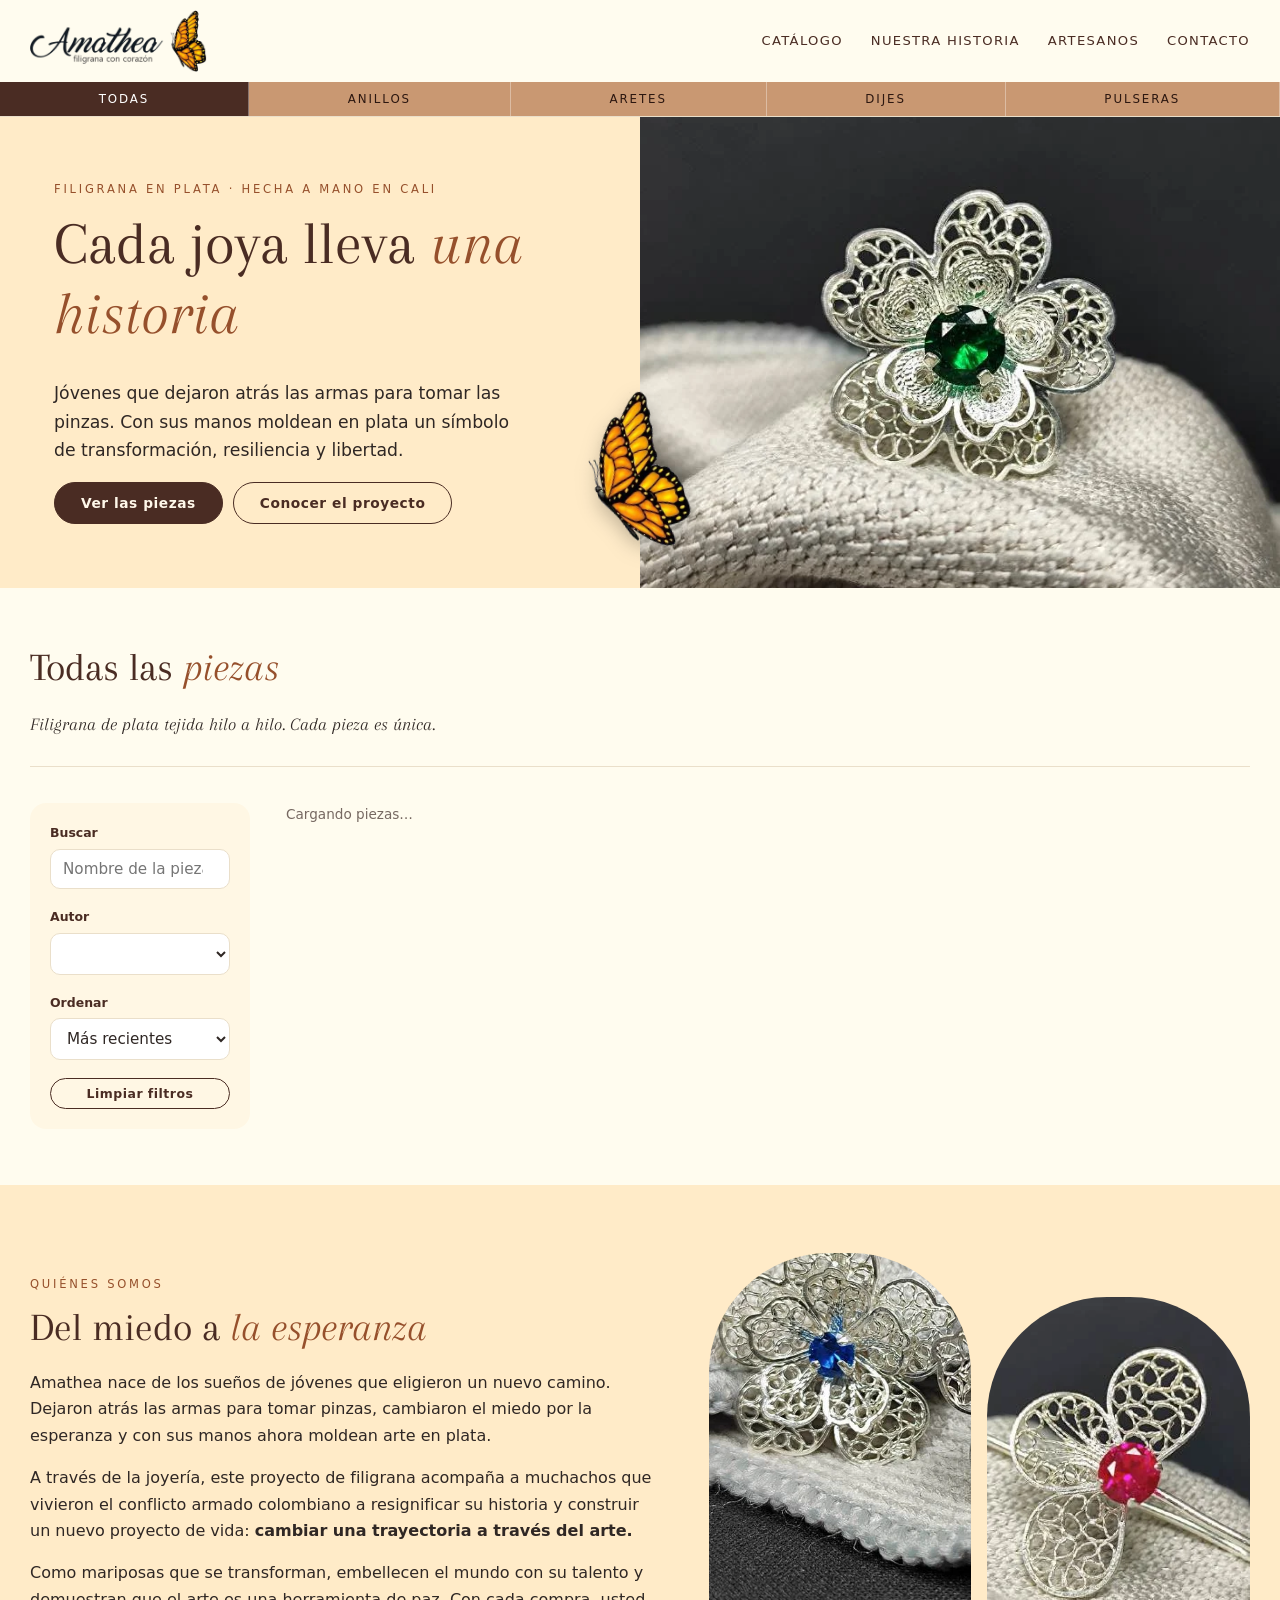
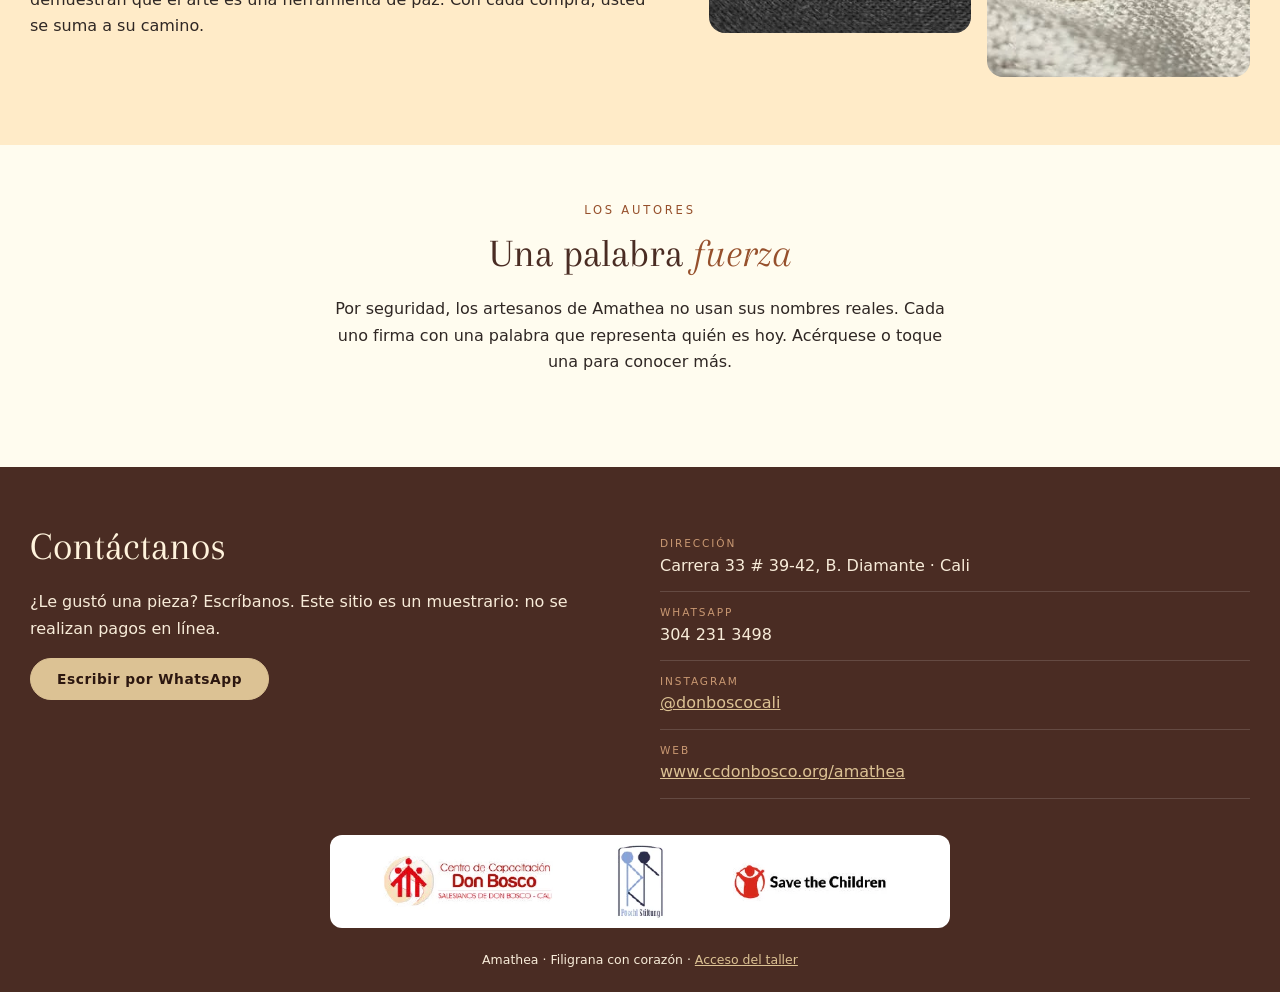
<file: index.html>
<!DOCTYPE html>
<html lang="es">
<head>
  <meta charset="UTF-8">
  <meta name="viewport" content="width=device-width, initial-scale=1">
  <meta http-equiv="Content-Security-Policy" content="default-src 'self'; script-src 'self'; style-src 'self' 'unsafe-inline'; img-src 'self' https: http: data:; font-src 'self'; connect-src 'self' https://cuglaresqulcbrnmbdjl.supabase.co; object-src 'none'; base-uri 'self'; form-action 'self'">
  <title>Amathea · Filigrana con corazón</title>
  <meta name="description" content="Catálogo de joyas en filigrana de plata hechas a mano en Cali por jóvenes que transforman su proyecto de vida a través del arte.">
  <meta property="og:title" content="Amathea · Filigrana con corazón">
  <meta property="og:description" content="Cada joya lleva su historia.">
  <link rel="icon" href="assets/img/mariposa.webp">
  <link rel="stylesheet" href="css/estilos.css">
</head>
<body>
  <a class="saltar" href="#catalogo">Ir al catálogo</a>

  <header class="cabecera">
    <div class="contenedor cabecera-fila">
      <a href="#inicio" class="marca"><img src="assets/img/logo.webp" alt="Amathea, filigrana con corazón" width="776" height="272"></a>
      <nav class="menu" aria-label="Principal">
        <a href="#catalogo">Catálogo</a>
        <a href="#historia">Nuestra historia</a>
        <a href="#artesanos">Artesanos</a>
        <a href="#contacto">Contacto</a>
      </nav>
    </div>
    <nav class="cintas" id="cintas" aria-label="Tipos de joya"></nav>
  </header>

  <main>
    <section class="portada" id="inicio">
      <div class="portada-texto">
        <p class="sobretitulo">Filigrana en plata · Hecha a mano en Cali</p>
        <h1>Cada joya lleva <em>una historia</em></h1>
        <p>Jóvenes que dejaron atrás las armas para tomar las pinzas. Con sus manos moldean en plata un símbolo de transformación, resiliencia y libertad.</p>
        <div class="acciones">
          <a class="boton" href="#catalogo">Ver las piezas</a>
          <a class="boton boton-linea" href="#historia">Conocer el proyecto</a>
        </div>
      </div>
      <div class="portada-foto">
        <img src="assets/img/foto-portada.webp" alt="Anillo de filigrana en forma de flor con piedra verde">
        <img class="vuelo" src="assets/img/mariposa.webp" alt="">
      </div>
    </section>

    <section class="contenedor seccion" id="catalogo">
      <div class="coleccion" id="coleccion"></div>

      <div class="catalogo">
        <aside class="filtros" aria-label="Filtros del catálogo">
          <label>Buscar
            <input type="search" id="f-texto" placeholder="Nombre de la pieza">
          </label>
          <label>Autor
            <select id="f-autor"></select>
          </label>
          <label>Ordenar
            <select id="f-orden">
              <option value="recientes">Más recientes</option>
              <option value="precio-asc">Precio: menor a mayor</option>
              <option value="precio-desc">Precio: mayor a menor</option>
              <option value="nombre">Nombre: A a Z</option>
            </select>
          </label>
          <button type="button" class="boton boton-linea boton-chico" id="f-limpiar">Limpiar filtros</button>
        </aside>

        <div>
          <p class="conteo" id="conteo" aria-live="polite">Cargando piezas…</p>
          <div class="rejilla" id="rejilla"></div>
          <div class="centrado">
            <button type="button" class="boton boton-linea" id="ver-mas" hidden>Ver más piezas</button>
          </div>
        </div>
      </div>
    </section>

    <section class="historia" id="historia">
      <div class="contenedor historia-fila">
        <div>
          <p class="sobretitulo">Quiénes somos</p>
          <h2>Del miedo a <em>la esperanza</em></h2>
          <p>Amathea nace de los sueños de jóvenes que eligieron un nuevo camino. Dejaron atrás las armas para tomar pinzas, cambiaron el miedo por la esperanza y con sus manos ahora moldean arte en plata.</p>
          <p>A través de la joyería, este proyecto de filigrana acompaña a muchachos que vivieron el conflicto armado colombiano a resignificar su historia y construir un nuevo proyecto de vida: <strong>cambiar una trayectoria a través del arte.</strong></p>
          <p>Como mariposas que se transforman, embellecen el mundo con su talento y demuestran que el arte es una herramienta de paz. Con cada compra, usted se suma a su camino.</p>
        </div>
        <div class="historia-fotos">
          <img src="assets/img/foto-detalle.webp" alt="Flor de filigrana con piedra azul" loading="lazy">
          <img src="assets/img/foto-detalle2.webp" alt="Anillo de filigrana con piedra roja" loading="lazy">
        </div>
      </div>
    </section>

    <section class="contenedor seccion" id="artesanos">
      <p class="sobretitulo centrado">Los autores</p>
      <h2 class="centrado">Una palabra <em>fuerza</em></h2>
      <p class="entradilla">Por seguridad, los artesanos de Amathea no usan sus nombres reales. Cada uno firma con una palabra que representa quién es hoy. Acérquese o toque una para conocer más.</p>
      <div class="artesanos" id="lista-artesanos"></div>
    </section>
  </main>

  <footer class="pie" id="contacto">
    <div class="contenedor pie-fila">
      <div>
        <h2>Contáctanos</h2>
        <p>¿Le gustó una pieza? Escríbanos. Este sitio es un muestrario: no se realizan pagos en línea.</p>
        <p><a class="boton" id="wa-general" target="_blank" rel="noopener">Escribir por WhatsApp</a></p>
      </div>
      <ul class="datos" id="datos-contacto"></ul>
    </div>
    <div class="contenedor">
      <img class="aliados" src="assets/img/aliados.webp" alt="Centro de Capacitación Don Bosco, Poschl Stiftung y Save the Children" loading="lazy">
      <p class="legal">Amathea · Filigrana con corazón · <a href="admin.html" rel="nofollow">Acceso del taller</a></p>
    </div>
  </footer>

  <dialog class="ficha" id="ficha" aria-labelledby="ficha-titulo">
    <button type="button" class="cerrar" data-cerrar aria-label="Cerrar">✕</button>
    <div id="ficha-cuerpo"></div>
  </dialog>

  <div class="globo" id="globo" role="tooltip" hidden></div>

  <noscript><p class="centrado">Active JavaScript para ver el catálogo.</p></noscript>

  <script src="assets/vendor/supabase.js"></script>
  <script src="js/config.js"></script>
  <script src="js/comun.js"></script>
  <script src="js/catalogo.js"></script>
</body>
</html>
</file>
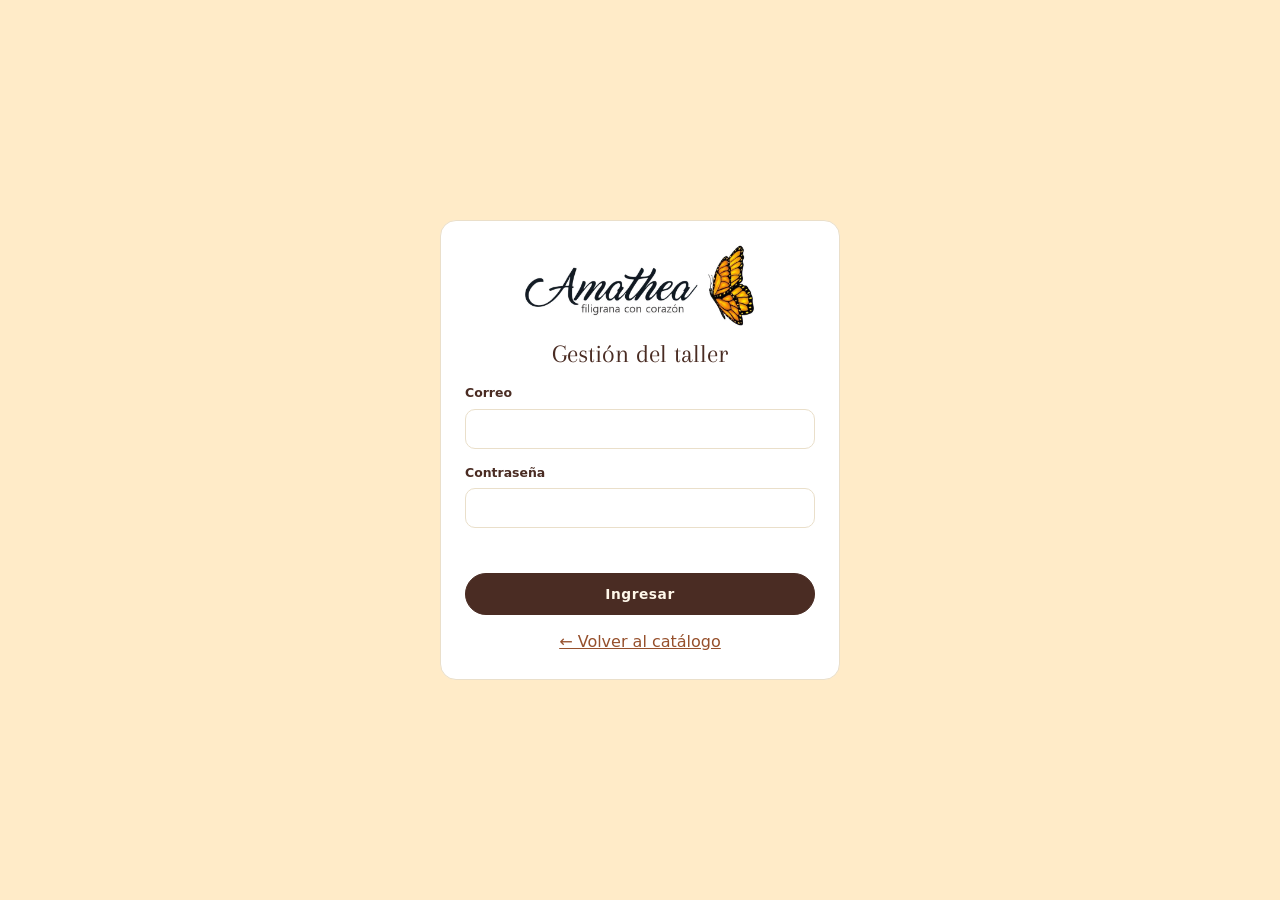
<file: admin.html>
<!DOCTYPE html>
<html lang="es">
<head>
  <meta charset="UTF-8">
  <meta name="viewport" content="width=device-width, initial-scale=1">
  <meta name="robots" content="noindex, nofollow">
  <meta http-equiv="Content-Security-Policy" content="default-src 'self'; script-src 'self'; style-src 'self' 'unsafe-inline'; img-src 'self' https: http: data: blob:; font-src 'self'; connect-src 'self' https://cuglaresqulcbrnmbdjl.supabase.co; object-src 'none'; base-uri 'self'; form-action 'self'">
  <title>Amathea · Gestión del taller</title>
  <link rel="icon" href="assets/img/mariposa.webp">
  <link rel="stylesheet" href="css/estilos.css">
</head>
<body class="taller">

  <main class="acceso" id="acceso">
    <form id="form-acceso" class="tarjeta" method="post">
      <img src="assets/img/logo.webp" alt="Amathea">
      <h1>Gestión del taller</h1>
      <label>Correo
        <input type="email" name="correo" autocomplete="username" required>
      </label>
      <label>Contraseña
        <input type="password" name="clave" autocomplete="current-password" required>
      </label>
      <p class="error" id="error-acceso" role="alert"></p>
      <button class="boton" type="submit">Ingresar</button>
      <a href="index.html">← Volver al catálogo</a>
    </form>
  </main>

  <div id="panel" hidden>
    <header class="cabecera">
      <div class="contenedor cabecera-fila">
        <a href="index.html" class="marca"><img src="assets/img/logo.webp" alt="Amathea"></a>
        <div class="sesion">
          <span id="quien"></span>
          <a href="index.html" target="_blank" rel="noopener">Ver catálogo</a>
          <button type="button" class="boton boton-linea boton-chico" id="salir">Cerrar sesión</button>
        </div>
      </div>
      <nav class="cintas" id="pestanas" aria-label="Secciones">
        <button type="button" data-vista="inventario">Inventario</button>
        <button type="button" data-vista="agregar">Agregar joya</button>
        <button type="button" data-vista="reservas">Reservas</button>
        <button type="button" data-vista="historial">Historial</button>
        <button type="button" data-vista="ingresos">Ingresos</button>
        <button type="button" data-vista="egresos">Egresos</button>
        <button type="button" data-vista="balance">Balance</button>
        <button type="button" data-vista="autores">Autores</button>
      </nav>
    </header>

    <div class="contenedor seccion">

      <section class="vista" id="v-inventario">
        <h1>Todas las joyas</h1>
        <div class="barra" id="fi-inventario">
          <label>Tipo<select data-f="tipo"></select></label>
          <label>Joyero<select data-f="joyero"></select></label>
          <label>Estado<select data-f="estado"></select></label>
          <button type="button" class="boton boton-linea boton-chico" data-limpiar>Limpiar</button>
        </div>
        <div class="rejilla" id="inventario"></div>
      </section>

      <section class="vista" id="v-agregar">
        <h1>Agregar joya</h1>
        <form class="tarjeta" id="form-agregar">
          <div class="campos" data-campos-joya></div>
          <div class="acciones"><button class="boton" type="submit">Guardar joya</button></div>
        </form>
      </section>

      <section class="vista" id="v-reservas">
        <h1>Piezas reservadas</h1>
        <p class="tenue">Entregadas a una persona y pendientes de pago total. No cuentan como ingreso ni se distribuyen hasta registrar la venta.</p>
        <div class="cifras" id="resumen-reservas"></div>
        <div class="tabla"><table>
          <thead><tr><th>Joya</th><th>Autor</th><th>La tiene</th><th>Desde</th><th class="n">Precio</th><th>Acciones</th></tr></thead>
          <tbody id="t-reservas"></tbody>
        </table></div>
      </section>

      <section class="vista" id="v-historial">
        <div class="titulo-fila">
          <h1>Historial de joyas</h1>
          <button type="button" class="boton boton-linea boton-chico" id="csv-joyas">Descargar copia (CSV)</button>
        </div>
        <div class="barra" id="fi-historial">
          <label>Tipo<select data-f="tipo"></select></label>
          <label>Estado<select data-f="estado"></select></label>
          <label>Joyero<select data-f="joyero"></select></label>
          <label>Persona<input type="search" data-f="comprador"></label>
          <button type="button" class="boton boton-linea boton-chico" data-limpiar>Limpiar</button>
        </div>
        <div class="tabla"><table>
          <thead><tr><th>Nombre</th><th>Tipo</th><th>Joyero</th><th class="n">Precio</th><th>Estado</th><th>Persona</th><th></th></tr></thead>
          <tbody id="t-historial"></tbody>
        </table></div>
      </section>

      <section class="vista" id="v-ingresos">
        <h1>Ingresos</h1>
        <p class="tenue">Ventas, servicios y patrocinios.</p>
        <div class="cifras" id="resumen-ingresos"></div>
        <div class="barra" id="fi-ingresos">
          <label>Joyero<select data-f="joyero"></select></label>
          <label>Comprador<input type="search" data-f="comprador"></label>
          <label>Joya<input type="search" data-f="nombre"></label>
          <button type="button" class="boton boton-linea boton-chico" data-limpiar>Limpiar</button>
        </div>
        <div class="tabla"><table>
          <thead><tr><th>Joya</th><th>Comprador</th><th>Autor</th><th class="n">Precio</th><th class="n">Joyero</th><th class="n">Taller</th><th class="n">Formación</th><th>Distribución</th><th></th></tr></thead>
          <tbody id="t-ingresos"></tbody>
        </table></div>
      </section>

      <section class="vista" id="v-egresos">
        <div class="titulo-fila">
          <h1>Egresos</h1>
          <div class="acciones">
            <button type="button" class="boton boton-linea boton-chico" id="csv-egresos">Descargar copia (CSV)</button>
            <button type="button" class="boton boton-chico" id="nuevo-egreso">Agregar egreso</button>
          </div>
        </div>
        <div class="cifras" id="resumen-egresos"></div>
        <div id="egresos-joyero"></div>
        <div class="barra" id="fi-egresos">
          <label>Categoría<select data-f="categoria">
            <option value="">Todas</option><option value="joyero">Joyero</option><option value="taller">Taller</option><option value="formacion">Formación</option>
          </select></label>
          <label>Concepto<input type="search" data-f="concepto"></label>
          <label>Joyero<input type="search" data-f="nombre_joyero"></label>
          <button type="button" class="boton boton-linea boton-chico" data-limpiar>Limpiar</button>
        </div>
        <div class="tabla"><table>
          <thead><tr><th>Concepto</th><th>Categoría</th><th>Joyero</th><th class="n">Monto</th><th></th></tr></thead>
          <tbody id="t-egresos"></tbody>
        </table></div>
      </section>

      <section class="vista" id="v-balance">
        <h1>Balance general</h1>
        <div class="cifras" id="balance-total"></div>
        <h2>Por categoría</h2>
        <div class="cifras" id="balance-categorias"></div>
        <h2>Inventario por estado</h2>
        <div class="cifras cifras-chicas" id="balance-estados"></div>
        <h2>Ingresos por tipo</h2>
        <div class="cifras cifras-chicas" id="balance-tipos"></div>
        <h2>Por joyero</h2>
        <div class="joyeros" id="balance-joyeros"></div>
      </section>

      <section class="vista" id="v-autores">
        <h1>Autores</h1>
        <p class="nota"><strong>Cuide su identidad.</strong> Esta información es pública. No escriba nombres reales, edades, lugares de origen, hechos de su historia ni datos que permitan reconocer a la persona. Publique solo lo que cada autor haya autorizado.</p>
        <form class="barra" id="form-autor-nuevo">
          <label>Nueva palabra fuerza<input type="text" name="nombre" required maxlength="40"></label>
          <button type="submit" class="boton boton-chico">Agregar autor</button>
        </form>
        <div class="autores" id="lista-autores"></div>
      </section>
    </div>
  </div>

  <dialog id="d-venta" class="dialogo">
    <button type="button" class="cerrar" data-cerrar aria-label="Cerrar">✕</button>
    <form id="form-venta">
      <h2 id="venta-titulo"></h2>
      <p class="precio" id="venta-precio"></p>
      <label>Nombre del comprador<input type="text" name="comprador" required></label>
      <div class="reparto" data-reparto></div>
      <div class="acciones">
        <button class="boton" type="submit">Confirmar venta</button>
        <button class="boton boton-linea" type="button" data-cerrar>Cancelar</button>
      </div>
    </form>
  </dialog>

  <dialog id="d-reserva" class="dialogo">
    <button type="button" class="cerrar" data-cerrar aria-label="Cerrar">✕</button>
    <form id="form-reserva">
      <h2 id="reserva-titulo"></h2>
      <p class="precio" id="reserva-precio"></p>
      <label>¿Quién se la llevó?<input type="text" name="comprador" required></label>
      <label>Fecha de entrega<input type="date" name="fecha" required></label>
      <p class="tenue">La pieza sale del catálogo público. No se registra ingreso.</p>
      <div class="acciones">
        <button class="boton" type="submit">Reservar</button>
        <button class="boton boton-linea" type="button" data-cerrar>Cancelar</button>
      </div>
    </form>
  </dialog>

  <dialog id="d-joya" class="dialogo ancho">
    <button type="button" class="cerrar" data-cerrar aria-label="Cerrar">✕</button>
    <form id="form-editar">
      <h2>Editar joya</h2>
      <div class="campos" data-campos-joya></div>
      <label>Comprador o persona que la tiene<input type="text" name="comprador"></label>
      <label id="campo-fecha-reserva">Reservada desde<input type="date" name="fecha_reserva"></label>
      <div class="reparto" data-reparto></div>
      <div class="acciones">
        <button class="boton" type="submit">Guardar cambios</button>
        <button class="boton boton-peligro" type="button" id="eliminar-joya">Eliminar joya</button>
        <button class="boton boton-linea" type="button" data-cerrar>Cancelar</button>
      </div>
    </form>
  </dialog>

  <dialog id="d-egreso" class="dialogo">
    <button type="button" class="cerrar" data-cerrar aria-label="Cerrar">✕</button>
    <form id="form-egreso">
      <h2 id="egreso-titulo"></h2>
      <label>Concepto<input type="text" name="concepto" required></label>
      <label>Monto<input type="number" name="monto" min="0" step="any" required></label>
      <label>Categoría<select name="categoria">
        <option value="joyero">Joyero</option><option value="taller">Taller</option><option value="formacion">Formación</option>
      </select></label>
      <label id="campo-egreso-joyero">Joyero<input type="text" name="nombre_joyero" list="lista-joyeros"></label>
      <datalist id="lista-joyeros"></datalist>
      <div class="acciones">
        <button class="boton" type="submit">Guardar</button>
        <button class="boton boton-peligro" type="button" id="eliminar-egreso">Eliminar</button>
        <button class="boton boton-linea" type="button" data-cerrar>Cancelar</button>
      </div>
    </form>
  </dialog>

  <script src="assets/vendor/supabase.js"></script>
  <script src="assets/vendor/chart.js"></script>
  <script src="js/config.js"></script>
  <script src="js/comun.js"></script>
  <script src="js/calculos.js"></script>
  <script src="js/admin.js"></script>
</body>
</html>
</file>
<file: css/estilos.css>
/* Amathea · identidad tomada del catálogo impreso */
@font-face { font-family: 'Arapey'; src: url('../assets/fonts/arapey-latin-400-normal.woff2') format('woff2'); font-display: swap; }
@font-face { font-family: 'Arapey'; font-style: italic; src: url('../assets/fonts/arapey-latin-400-italic.woff2') format('woff2'); font-display: swap; }

:root {
  --crema: #fffcef;
  --durazno: #ffebc8;
  --cafe: #4a2c23;
  --canela: #96502c;
  --arena: #c99872;
  --oro: #dcc294;
  --carbon: #27272a;
  --tinta: #2f2724;
  --tenue: #766861;
  --linea: #eadfca;
  --bien: #1d6b45;
  --mal: #a5232b;
  --serif: 'Arapey', Georgia, 'Times New Roman', serif;
  --sans: system-ui, -apple-system, 'Segoe UI', Roboto, sans-serif;
}

* { box-sizing: border-box; }
[hidden] { display: none !important; }
html { scroll-behavior: smooth; scroll-padding-top: 150px; }
body { margin: 0; background: var(--crema); color: var(--tinta); font: 16px/1.65 var(--sans); }
img { max-width: 100%; display: block; }
a { color: var(--canela); }
h1, h2, h3 { font-family: var(--serif); font-weight: 400; color: var(--cafe); line-height: 1.15; margin: 0 0 .5em; }
h1 { font-size: clamp(2.1rem, 5vw, 3.8rem); }
h2 { font-size: clamp(1.7rem, 3.2vw, 2.5rem); }
h3 { font-size: 1.35rem; }
em { color: var(--canela); }
:focus-visible { outline: 3px solid var(--canela); outline-offset: 2px; }
.contenedor { width: min(1220px, 100% - 40px); margin-inline: auto; }
.seccion { padding-block: 56px; }
.centrado { text-align: center; }
.tenue { color: var(--tenue); font-size: .9rem; }
.sobretitulo { margin: 0 0 10px; text-transform: uppercase; letter-spacing: .24em; font-size: .72rem; color: var(--canela); }
.entradilla { max-width: 620px; margin: 0 auto 36px; text-align: center; }
.saltar { position: absolute; left: -999px; }
.saltar:focus { left: 8px; top: 8px; z-index: 99; background: #fff; padding: 8px 14px; }

/* Botones y formularios */
.boton { display: inline-block; padding: 12px 26px; border: 1px solid var(--cafe); border-radius: 99px; background: var(--cafe); color: #fff8ea; font: 600 .86rem var(--sans); letter-spacing: .04em; text-decoration: none; cursor: pointer; transition: background .2s, color .2s; }
.boton:hover { background: var(--canela); border-color: var(--canela); }
.boton:disabled { opacity: .55; cursor: wait; }
.boton-linea { background: transparent; color: var(--cafe); }
.boton-linea:hover { color: #fff; }
.boton-chico { padding: 7px 16px; font-size: .78rem; }
.boton-peligro { background: transparent; color: var(--mal); border-color: var(--mal); }
.boton-peligro:hover { background: var(--mal); border-color: var(--mal); color: #fff; }
.enlace { border: 0; background: none; padding: 0; color: var(--canela); text-decoration: underline; cursor: pointer; font: inherit; }
.acciones { display: flex; flex-wrap: wrap; gap: 10px; margin-top: 16px; }
label { display: block; font-size: .78rem; font-weight: 600; color: var(--cafe); }
input, select, textarea { display: block; width: 100%; margin-top: 5px; padding: 10px 12px; border: 1px solid var(--linea); border-radius: 10px; background: #fff; color: var(--tinta); font: 400 .95rem var(--sans); }
textarea { resize: vertical; }

/* Cabecera y cintas (como las pestañas del catálogo) */
.cabecera { position: sticky; top: 0; z-index: 10; background: var(--crema); box-shadow: 0 1px 0 var(--linea); }
.cabecera-fila { display: flex; align-items: center; justify-content: space-between; gap: 16px; padding-block: 10px; }
.marca img { height: 62px; width: auto; }
.menu { display: flex; gap: 28px; }
.menu a { color: var(--cafe); text-decoration: none; font-size: .82rem; letter-spacing: .1em; text-transform: uppercase; }
.menu a:hover { color: var(--canela); text-decoration: underline; text-underline-offset: 6px; }
.cintas { display: flex; background: var(--arena); overflow-x: auto; }
.cintas button { flex: 1 0 auto; padding: 10px 18px; border: 0; border-right: 1px solid rgba(255,255,255,.35); background: transparent; color: #2c1710; font: 500 .74rem var(--sans); letter-spacing: .16em; text-transform: uppercase; cursor: pointer; }
.cintas button:hover { background: rgba(74, 44, 35, .15); }
.cintas button[aria-pressed="true"] { background: var(--cafe); color: #fff; }

/* Portada */
.portada { display: grid; grid-template-columns: 1fr 1fr; background: var(--durazno); }
.portada-texto { align-self: center; justify-self: end; max-width: 610px; padding: 64px 48px 64px 24px; }
.portada-texto > p:not(.sobretitulo) { font-size: 1.08rem; max-width: 480px; }
.portada-foto { position: relative; min-height: 420px; background: var(--carbon); }
.portada-foto > img:first-child { position: absolute; inset: 0; width: 100%; height: 100%; object-fit: cover; }
.vuelo { position: absolute; left: -48px; bottom: 36px; width: 92px; transform: rotate(-12deg); filter: drop-shadow(0 8px 10px rgba(0,0,0,.25)); animation: vuelo 6s ease-in-out infinite; }
@keyframes vuelo { 50% { transform: translateY(-14px) rotate(-5deg); } }

/* Colecciones y catálogo */
.coleccion { display: flex; align-items: center; justify-content: space-between; gap: 32px; margin-bottom: 36px; padding-bottom: 28px; border-bottom: 1px solid var(--linea); }
.coleccion p { max-width: 560px; margin: 0; font: italic 1.15rem/1.55 var(--serif); }
.coleccion h2 img { height: 110px; width: auto; }
.coleccion-foto { width: 190px; height: 190px; object-fit: cover; border-radius: 100px 100px 14px 14px; }
.catalogo { display: grid; grid-template-columns: 220px 1fr; gap: 36px; align-items: start; }
.filtros { display: grid; gap: 18px; position: sticky; top: 140px; padding: 20px; background: #fff7e4; border-radius: 16px; }
.conteo { margin-top: 0; color: var(--tenue); font-size: .85rem; }
.rejilla { display: grid; grid-template-columns: repeat(auto-fill, minmax(240px, 1fr)); gap: 30px 24px; }
.pieza { display: flex; flex-direction: column; }
.pieza-foto { position: relative; display: block; width: 100%; aspect-ratio: 1; padding: 0; border: 0; border-radius: 18px; overflow: hidden; background: var(--carbon); cursor: pointer; }
div.pieza-foto { cursor: default; }
.pieza-foto img { width: 100%; height: 100%; object-fit: cover; transition: transform .5s; }
.pieza-foto img.sin-foto, .ficha-foto img.sin-foto { object-fit: contain; padding: 28%; opacity: .55; }
button.pieza-foto:hover img:not(.sin-foto) { transform: scale(1.07); }
.ver { position: absolute; inset: auto 14px 14px; padding: 9px; border-radius: 99px; background: rgba(255,252,239,.95); color: var(--cafe); font-weight: 600; font-size: .8rem; opacity: 0; transform: translateY(8px); transition: .25s; }
.pieza-foto:hover .ver, .pieza-foto:focus-visible .ver { opacity: 1; transform: none; }
.pieza-datos { display: flex; flex-direction: column; align-items: center; text-align: center; padding-top: 14px; flex: 1; }
.pieza-datos h3 { margin: 0 0 4px; overflow-wrap: anywhere; }
.pieza-datos p { margin: 0 0 4px; }
.pieza-datos .acciones { margin-top: 8px; justify-content: center; }
.pieza-tipo { text-transform: uppercase; letter-spacing: .18em; font-size: .66rem; color: var(--tenue); }
.autor { border: 0; background: none; padding: 2px 6px; font: .82rem var(--sans); letter-spacing: .04em; color: var(--tenue); cursor: help; }
.autor strong { color: var(--cafe); border-bottom: 1px dotted var(--canela); }
.precio { display: inline-block; margin-top: 8px !important; padding: 5px 24px; border-radius: 99px; background: var(--oro); color: #2c1710; font: 1.15rem var(--serif); letter-spacing: .04em; }
#ver-mas { margin-top: 36px; }
.punto { display: inline-block; width: 13px; height: 13px; margin-right: 4px; border-radius: 50%; border: 1px solid rgba(0,0,0,.2); vertical-align: -1px; }

/* Segunda foto: pieza puesta */
.pieza-foto img.puesta { position: absolute; inset: 0; object-fit: contain; background: var(--carbon); opacity: 0; transition: opacity .4s; }
button.pieza-foto:hover img.puesta, button.pieza-foto:focus-visible img.puesta { opacity: 1; transform: none; }
.marca-fotos { position: absolute; top: 10px; right: 10px; padding: 2px 10px; border-radius: 99px; background: rgba(255,252,239,.9); color: var(--cafe); font-size: .68rem; font-weight: 600; }
.miniaturas { display: flex; justify-content: center; gap: 12px; padding: 12px; }
.miniaturas button { display: grid; justify-items: center; gap: 4px; padding: 4px; border: 2px solid transparent; border-radius: 12px; background: none; color: #f8ecd9; font: .72rem var(--sans); cursor: pointer; }
.miniaturas button[aria-pressed="true"] { border-color: var(--oro); }
.ficha-foto .miniaturas img { width: 72px; height: 72px; object-fit: cover; border-radius: 8px; }
.ficha-foto #foto-grande { flex: 1; min-height: 0; height: 420px; }

/* Globo de autor */
.globo { position: fixed; z-index: 60; width: min(290px, calc(100vw - 24px)); padding: 16px 18px; border: 1px solid var(--arena); border-radius: 14px; background: #fffdf6; box-shadow: 0 14px 34px rgba(74,44,35,.22); font-size: .86rem; line-height: 1.5; text-align: left; }
.globo p { margin: 0 0 8px; }
.globo-nombre { font: italic 1.5rem var(--serif); color: var(--canela); }
.globo button { border: 0; background: none; padding: 0; color: var(--cafe); font: 600 .8rem var(--sans); text-decoration: underline; cursor: pointer; }

/* Historia y artesanos */
.historia { background: var(--durazno); padding-block: 68px; }
.historia-fila { display: grid; grid-template-columns: 1.15fr 1fr; gap: 56px; align-items: center; }
.historia-fotos { display: grid; grid-template-columns: 1fr 1fr; gap: 16px; }
.historia-fotos img { width: 100%; height: 380px; object-fit: cover; border-radius: 120px 120px 16px 16px; }
.historia-fotos img:last-child { margin-top: 44px; }
.artesanos { display: grid; grid-template-columns: repeat(auto-fill, minmax(150px, 1fr)); gap: 16px; }
.artesano { display: grid; justify-items: center; gap: 8px; padding: 22px 10px; border: 1px solid var(--linea); border-radius: 90px 90px 16px 16px; background: #fff9ea; color: var(--cafe); font: italic 1.25rem var(--serif); cursor: pointer; transition: transform .25s, background .25s; }
.artesano:hover, .artesano:focus-visible { background: var(--durazno); transform: translateY(-4px); }
.artesano img { height: 52px; width: auto; }

/* Pie */
.pie { background: var(--cafe); color: #f8ecd9; padding-top: 56px; }
.pie h2 { color: #fff3dc; }
.pie a:not(.boton) { color: var(--oro); }
.pie .boton { background: var(--oro); border-color: var(--oro); color: #2c1710; }
.pie-fila { display: grid; grid-template-columns: 1fr 1fr; gap: 40px; padding-bottom: 36px; }
.datos { list-style: none; margin: 0; padding: 0; }
.datos li { padding: 12px 0; border-bottom: 1px solid rgba(255,255,255,.14); }
.datos span { display: block; text-transform: uppercase; letter-spacing: .18em; font-size: .66rem; color: var(--arena); }
.aliados { margin: 0 auto; width: min(620px, 100%); border-radius: 12px; }
.legal { margin: 0; padding: 22px 0; text-align: center; font-size: .78rem; }

/* Diálogos */
dialog { width: min(480px, calc(100vw - 24px)); max-height: calc(100dvh - 24px); padding: 28px; border: 0; border-radius: 20px; background: var(--crema); color: var(--tinta); box-shadow: 0 30px 70px rgba(0,0,0,.35); }
dialog::backdrop { background: rgba(30,18,14,.62); backdrop-filter: blur(3px); }
dialog.ancho { width: min(720px, calc(100vw - 24px)); }
.cerrar { position: absolute; top: 10px; right: 12px; z-index: 2; width: 36px; height: 36px; border: 0; border-radius: 50%; background: var(--durazno); color: var(--cafe); cursor: pointer; }
.dialogo form > label, .dialogo form > .campos { margin-bottom: 14px; }
.ficha { width: min(900px, calc(100vw - 24px)); padding: 0; }
#ficha-cuerpo { display: grid; grid-template-columns: 1fr 1fr; }
.ficha-foto { background: var(--carbon); min-height: 380px; display: flex; flex-direction: column; justify-content: center; }
.ficha-foto img { width: 100%; height: 100%; max-height: 640px; object-fit: contain; }
.ficha-texto { padding: 44px 34px 30px; }
.ficha-texto .autor { padding-left: 0; }
.descripcion { font: italic 1.12rem/1.55 var(--serif); }
dl { margin: 16px 0; }
dl div { display: flex; justify-content: space-between; gap: 12px; padding: 7px 0; border-bottom: 1px solid var(--linea); }
dt { text-transform: uppercase; letter-spacing: .15em; font-size: .68rem; color: var(--tenue); align-self: center; }
dd { margin: 0; text-align: right; }

/* Avisos */
#avisos { position: fixed; right: 16px; bottom: 16px; z-index: 90; display: grid; gap: 8px; max-width: min(380px, calc(100vw - 32px)); }
.aviso { margin: 0; padding: 12px 18px; border-radius: 12px; background: var(--bien); color: #fff; box-shadow: 0 8px 22px rgba(0,0,0,.2); font-size: .88rem; }
.aviso-error { background: var(--mal); }

/* Gestión del taller */
.taller { background: #fbf6ea; }
.taller h1 { font-size: 2.2rem; }
.taller .seccion { padding-block: 32px 64px; }
.taller .seccion > section > h2 { margin-top: 30px; font-size: 1.5rem; }
.acceso { min-height: 100dvh; display: grid; place-items: center; padding: 20px; background: var(--durazno); }
.acceso form { width: min(400px, 100%); display: grid; gap: 14px; text-align: center; }
.acceso label { text-align: left; }
.acceso img { margin: 0 auto; width: 230px; }
.acceso h1 { margin: 0; font-size: 1.6rem; }
.error { margin: 0; color: var(--mal); font-size: .85rem; min-height: 1.2em; }
.sesion { display: flex; flex-wrap: wrap; align-items: center; gap: 16px; font-size: .84rem; }
.tarjeta { padding: 24px; border: 1px solid var(--linea); border-radius: 16px; background: #fff; }
.tarjeta h3 { margin-bottom: 8px; }
.campos { display: grid; grid-template-columns: 1fr 1fr; gap: 14px; }
.completo { grid-column: 1 / -1; }
.barra { display: grid; grid-template-columns: repeat(auto-fit, minmax(160px, 1fr)); gap: 14px; align-items: end; margin: 16px 0 24px; padding: 16px; border-radius: 14px; background: var(--durazno); }
.barra .boton { height: 43px; }
.titulo-fila { display: flex; flex-wrap: wrap; justify-content: space-between; align-items: center; gap: 12px; }
.titulo-fila .acciones { margin: 0; }
.tabla { overflow-x: auto; border: 1px solid var(--linea); border-radius: 14px; background: #fff; }
table { width: 100%; border-collapse: collapse; font-size: .88rem; }
th, td { padding: 11px 14px; text-align: left; border-bottom: 1px solid var(--linea); }
th { background: #fff5de; color: var(--cafe); font-size: .72rem; text-transform: uppercase; letter-spacing: .08em; }
.n { text-align: right; white-space: nowrap; font-variant-numeric: tabular-nums; }
.acciones.en-tabla { margin: 0; align-items: center; }
.vacio { padding: 28px; text-align: center; color: var(--tenue); }
.etiqueta { display: inline-block; padding: 2px 10px; border-radius: 99px; background: #eee; color: #333; font-size: .68rem; letter-spacing: 0; text-transform: none; white-space: nowrap; }
.e-catalogo { background: #dfeaf8; color: #163f73; }
.e-reservadas { background: #f6d9b0; color: #6e3d05; }
.e-vendidas { background: #dcf0e3; color: #155335; }
.e-alquiler { background: #fbefc4; color: #6b5200; }
.e-donacion { background: #fde3cd; color: #82400b; }
.e-servicio { background: #ebe0f6; color: #53297a; }
.e-patrocinio { background: #fadde9; color: #85204a; }
.cifras { display: grid; grid-template-columns: repeat(auto-fit, minmax(220px, 1fr)); gap: 14px; margin-bottom: 16px; }
.cifras-chicas { grid-template-columns: repeat(auto-fit, minmax(120px, 1fr)); }
.cifra { padding: 18px 20px; border: 1px solid var(--linea); border-top: 4px solid var(--arena); border-radius: 14px; background: #fff; }
.cifra p { margin: 0; font-size: .72rem; text-transform: uppercase; letter-spacing: .12em; color: var(--tenue); }
.cifra strong { display: block; font: 2rem var(--serif); color: var(--cafe); font-variant-numeric: tabular-nums; }
.cifra small { display: block; font-size: .82rem; }
.cifra.bien strong, :not(.cifra).bien { color: var(--bien); }
.cifra.mal strong, :not(.cifra).mal { color: var(--mal); }
.fichas { display: flex; flex-wrap: wrap; gap: 10px; list-style: none; padding: 0; }
.fichas li { padding: 8px 16px; border-radius: 99px; background: #fff; border: 1px solid var(--linea); font-size: .86rem; }
.joyeros, .autores { display: grid; grid-template-columns: repeat(auto-fill, minmax(290px, 1fr)); gap: 18px; }
.autores form { display: grid; gap: 12px; align-content: start; }
.casilla { display: flex; align-items: center; gap: 8px; }
.casilla input { width: auto; margin: 0; }
.grafica { position: relative; height: 170px; }
.nota { padding: 14px 18px; border-left: 4px solid var(--canela); background: #fff; border-radius: 0 10px 10px 0; }
.reparto { display: grid; grid-template-columns: repeat(3, 1fr); gap: 10px; margin-bottom: 8px; }
.reparto-titulo, .suma { grid-column: 1 / -1; margin: 0; font-size: .82rem; }
.reparto-titulo { font: 1.15rem var(--serif); color: var(--cafe); }
.suma { color: var(--bien); }
.suma.mal { color: var(--mal); }

@media (max-width: 860px) {
  html { scroll-padding-top: 130px; }
  .cabecera-fila { flex-wrap: wrap; justify-content: center; gap: 4px; }
  .marca img { height: 46px; }
  .menu { gap: 14px; }
  .menu a { font-size: .64rem; letter-spacing: .03em; white-space: nowrap; }
  .portada, .catalogo, .historia-fila, .pie-fila, #ficha-cuerpo { grid-template-columns: 1fr; }
  .portada-texto { justify-self: center; padding: 40px 22px; }
  .portada-foto { min-height: 320px; }
  .vuelo { left: auto; right: 16px; width: 64px; }
  .filtros { position: static; grid-template-columns: 1fr 1fr; gap: 12px; padding: 14px; }
  .filtros label:first-child { grid-column: 1 / -1; }
  .filtros .boton { align-self: end; height: 43px; }
  .coleccion { flex-direction: column; text-align: center; }
  .coleccion h2 img { height: 86px; margin-inline: auto; }
  .coleccion-foto { display: none; }
  .rejilla { grid-template-columns: repeat(auto-fill, minmax(150px, 1fr)); gap: 22px 12px; }
  .pieza-datos h3 { font-size: 1.1rem; }
  .historia-fotos img { height: 260px; }
  .ficha-foto { min-height: 280px; }
  .ficha-foto #foto-grande { flex: none; height: 300px; }
  .ficha-texto { padding: 24px 20px; }
  .taller .cabecera { position: static; }
}
@media (max-width: 520px) { .campos { grid-template-columns: 1fr; } }
@media (hover: none) { .ver { display: none; } }
@media (prefers-reduced-motion: reduce) {
  html { scroll-behavior: auto; }
  *, *::before, *::after { animation: none !important; transition: none !important; }
}
</file>
